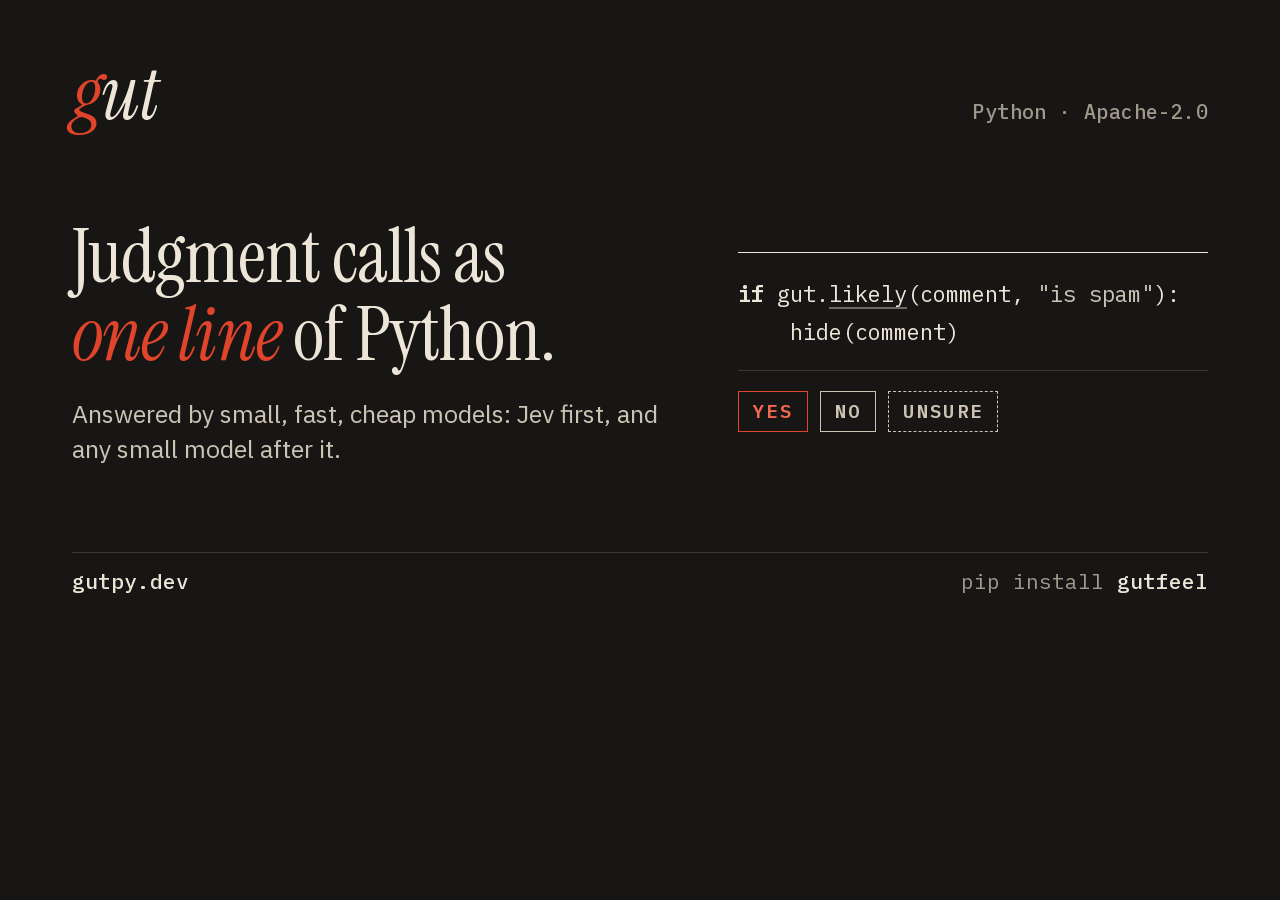
<file: scripts/social.html>
<!DOCTYPE html>
<!-- The social preview image (1280 x 640): GitHub's repository card, and the site's og:image.
     Rendered to site/assets/social.png with headless Chrome; see scripts/render_social.sh. -->
<html lang="en">
<head>
<meta charset="utf-8">
<style>
@font-face { font-family: "Serif"; font-style: italic; src: url("../site/assets/fonts/32043434.woff2"); }
@font-face { font-family: "Serif"; font-style: normal; src: url("../site/assets/fonts/3d394417.woff2"); }
@font-face { font-family: "Sans"; font-weight: 400 600; src: url("../site/assets/fonts/b9e57de3.woff2"); }
@font-face { font-family: "Mono"; font-weight: 400; src: url("../site/assets/fonts/be4f4b1a.woff2"); }
@font-face { font-family: "Mono"; font-weight: 500; src: url("../site/assets/fonts/9aaba50f.woff2"); }
@font-face { font-family: "Mono"; font-weight: 600; src: url("../site/assets/fonts/03920f93.woff2"); }

:root {
  --paper: #171614; --paper-2: #1F1D1A; --ink: #EDE6D8; --ink-2: #CBC3B4; --muted: #A0988B;
  --rule: rgba(237, 230, 216, .16); --signal: #E0452B; --signal-ink: #F2694F;
}
* { box-sizing: border-box; margin: 0; }
html, body { width: 1280px; height: 640px; background: var(--paper); color: var(--ink); overflow: hidden; }
body { padding: 56px 72px 48px; display: grid; grid-template-rows: auto 1fr auto; font-family: "Sans"; }

.top { display: flex; align-items: baseline; justify-content: space-between; }
.mark { font: italic 400 76px/1 "Serif"; letter-spacing: -.01em; }
.mark .g { color: var(--signal); }
.tag { font: 500 20px/1 "Mono"; color: var(--muted); letter-spacing: .02em; }

.mid { display: grid; grid-template-columns: 1fr 470px; gap: 52px; align-items: center; }
h1 { font: 400 76px/1.02 "Serif"; letter-spacing: -.012em; }
h1 em { color: var(--signal); }
.sub { margin-top: 22px; font-size: 25px; line-height: 1.4; color: var(--ink-2); max-width: 640px; }

.listing { border-top: 1.5px solid var(--ink); border-bottom: 1px solid var(--rule); }
.listing pre { padding: 22px 0 20px; font: 400 22px/1.7 "Mono"; color: var(--ink); white-space: pre; }
.listing .k { font-weight: 600; }
.listing .s { color: var(--ink-2); }
.listing .f { text-decoration: underline; text-decoration-color: rgba(237, 230, 216, .4); text-underline-offset: 5px; }
.outcomes { display: flex; gap: 12px; margin-top: 20px; }
.stamp { font: 600 19px/1 "Mono"; letter-spacing: .12em; padding: 10px 14px; border: 1.5px solid var(--ink-2); color: var(--ink-2); }
.stamp.yes { border-color: var(--signal); color: var(--signal-ink); }
.stamp.unsure { border-style: dashed; }

.foot { display: flex; justify-content: space-between; align-items: baseline; border-top: 1px solid var(--rule); padding-top: 18px; font: 400 21px/1 "Mono"; color: var(--muted); }
.foot b { color: var(--ink); font-weight: 500; }
</style>
</head>
<body>
  <div class="top">
    <div class="mark"><span class="g">g</span>ut</div>
    <div class="tag">Python · Apache-2.0</div>
  </div>

  <div class="mid">
    <div>
      <h1>Judgment calls as <em>one&nbsp;line</em> of&nbsp;Python.</h1>
      <p class="sub">Answered by small, fast, cheap models: Jev first, and any small model after it.</p>
    </div>
    <div>
      <div class="listing"><pre><span class="k">if</span> gut.<span class="f">likely</span>(comment, <span class="s">"is spam"</span>):
    hide(comment)</pre></div>
      <div class="outcomes">
        <span class="stamp yes">YES</span>
        <span class="stamp">NO</span>
        <span class="stamp unsure">UNSURE</span>
      </div>
    </div>
  </div>

  <div class="foot">
    <span><b>gutpy.dev</b></span>
    <span>pip install <b>gutfeel</b></span>
  </div>
</body>
</html>
</file>
